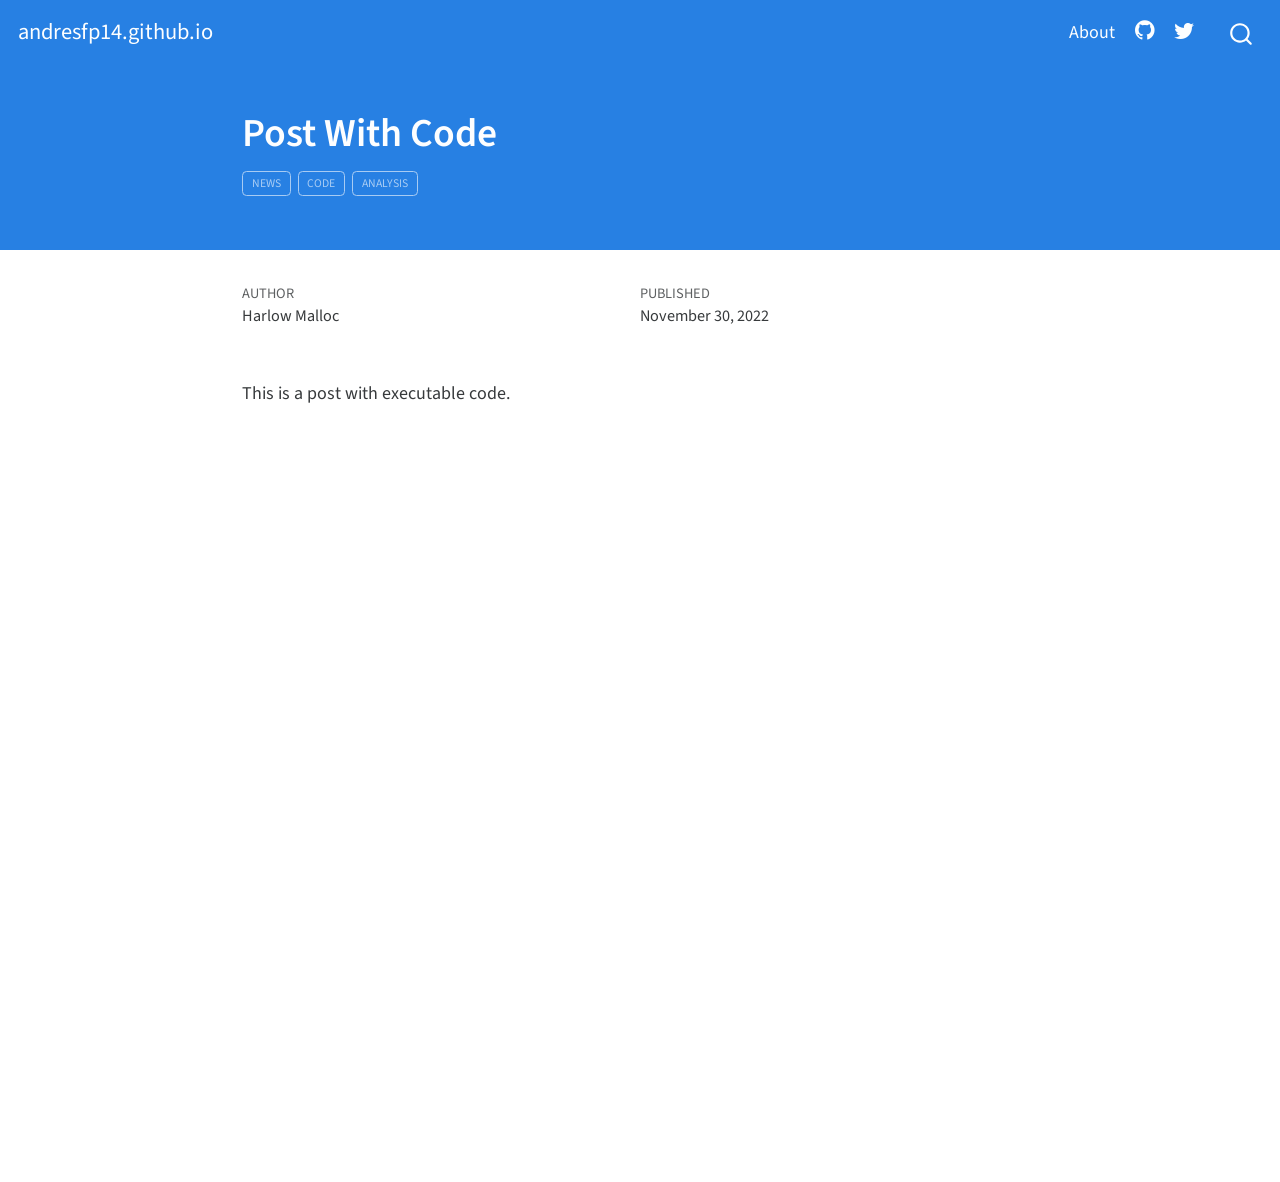
<file: posts/post-with-code/index.html>
<!DOCTYPE html>
<html xmlns="http://www.w3.org/1999/xhtml" lang="en" xml:lang="en"><head>

<meta charset="utf-8">
<meta name="generator" content="quarto-1.2.269">

<meta name="viewport" content="width=device-width, initial-scale=1.0, user-scalable=yes">

<meta name="author" content="Harlow Malloc">
<meta name="dcterms.date" content="2022-11-30">

<title>andresfp14.github.io - Post With Code</title>
<style>
code{white-space: pre-wrap;}
span.smallcaps{font-variant: small-caps;}
div.columns{display: flex; gap: min(4vw, 1.5em);}
div.column{flex: auto; overflow-x: auto;}
div.hanging-indent{margin-left: 1.5em; text-indent: -1.5em;}
ul.task-list{list-style: none;}
ul.task-list li input[type="checkbox"] {
  width: 0.8em;
  margin: 0 0.8em 0.2em -1.6em;
  vertical-align: middle;
}
</style>


<script src="../../site_libs/quarto-nav/quarto-nav.js"></script>
<script src="../../site_libs/quarto-nav/headroom.min.js"></script>
<script src="../../site_libs/clipboard/clipboard.min.js"></script>
<script src="../../site_libs/quarto-search/autocomplete.umd.js"></script>
<script src="../../site_libs/quarto-search/fuse.min.js"></script>
<script src="../../site_libs/quarto-search/quarto-search.js"></script>
<meta name="quarto:offset" content="../../">
<script src="../../site_libs/quarto-html/quarto.js"></script>
<script src="../../site_libs/quarto-html/popper.min.js"></script>
<script src="../../site_libs/quarto-html/tippy.umd.min.js"></script>
<script src="../../site_libs/quarto-html/anchor.min.js"></script>
<link href="../../site_libs/quarto-html/tippy.css" rel="stylesheet">
<link href="../../site_libs/quarto-html/quarto-syntax-highlighting.css" rel="stylesheet" id="quarto-text-highlighting-styles">
<script src="../../site_libs/bootstrap/bootstrap.min.js"></script>
<link href="../../site_libs/bootstrap/bootstrap-icons.css" rel="stylesheet">
<link href="../../site_libs/bootstrap/bootstrap.min.css" rel="stylesheet" id="quarto-bootstrap" data-mode="light">
<script id="quarto-search-options" type="application/json">{
  "location": "navbar",
  "copy-button": false,
  "collapse-after": 3,
  "panel-placement": "end",
  "type": "overlay",
  "limit": 20,
  "language": {
    "search-no-results-text": "No results",
    "search-matching-documents-text": "matching documents",
    "search-copy-link-title": "Copy link to search",
    "search-hide-matches-text": "Hide additional matches",
    "search-more-match-text": "more match in this document",
    "search-more-matches-text": "more matches in this document",
    "search-clear-button-title": "Clear",
    "search-detached-cancel-button-title": "Cancel",
    "search-submit-button-title": "Submit"
  }
}</script>


<link rel="stylesheet" href="../../styles.css">
</head>

<body class="nav-fixed fullcontent">

<div id="quarto-search-results"></div>
  <header id="quarto-header" class="headroom fixed-top">
    <nav class="navbar navbar-expand-lg navbar-dark ">
      <div class="navbar-container container-fluid">
      <div class="navbar-brand-container">
    <a class="navbar-brand" href="../../index.html">
    <span class="navbar-title">andresfp14.github.io</span>
    </a>
  </div>
          <button class="navbar-toggler" type="button" data-bs-toggle="collapse" data-bs-target="#navbarCollapse" aria-controls="navbarCollapse" aria-expanded="false" aria-label="Toggle navigation" onclick="if (window.quartoToggleHeadroom) { window.quartoToggleHeadroom(); }">
  <span class="navbar-toggler-icon"></span>
</button>
          <div class="collapse navbar-collapse" id="navbarCollapse">
            <ul class="navbar-nav navbar-nav-scroll ms-auto">
  <li class="nav-item">
    <a class="nav-link" href="../../about.html">
 <span class="menu-text">About</span></a>
  </li>  
  <li class="nav-item compact">
    <a class="nav-link" href="https://github.com/"><i class="bi bi-github" role="img">
</i> 
 <span class="menu-text"></span></a>
  </li>  
  <li class="nav-item compact">
    <a class="nav-link" href="https://twitter.com"><i class="bi bi-twitter" role="img">
</i> 
 <span class="menu-text"></span></a>
  </li>  
</ul>
              <div id="quarto-search" class="" title="Search"></div>
          </div> <!-- /navcollapse -->
      </div> <!-- /container-fluid -->
    </nav>
</header>
<!-- content -->
<header id="title-block-header" class="quarto-title-block default page-columns page-full">
  <div class="quarto-title-banner page-columns page-full">
    <div class="quarto-title column-body">
      <h1 class="title">Post With Code</h1>
                                <div class="quarto-categories">
                <div class="quarto-category">news</div>
                <div class="quarto-category">code</div>
                <div class="quarto-category">analysis</div>
              </div>
                  </div>
  </div>
    
  
  <div class="quarto-title-meta">

      <div>
      <div class="quarto-title-meta-heading">Author</div>
      <div class="quarto-title-meta-contents">
               <p>Harlow Malloc </p>
            </div>
    </div>
      
      <div>
      <div class="quarto-title-meta-heading">Published</div>
      <div class="quarto-title-meta-contents">
        <p class="date">November 30, 2022</p>
      </div>
    </div>
    
      
    </div>
    
  
  </header><div id="quarto-content" class="quarto-container page-columns page-rows-contents page-layout-article page-navbar">
<!-- sidebar -->
<!-- margin-sidebar -->
    
<!-- main -->
<main class="content quarto-banner-title-block" id="quarto-document-content">




<p>This is a post with executable code.</p>



</main> <!-- /main -->
<script id="quarto-html-after-body" type="application/javascript">
window.document.addEventListener("DOMContentLoaded", function (event) {
  const toggleBodyColorMode = (bsSheetEl) => {
    const mode = bsSheetEl.getAttribute("data-mode");
    const bodyEl = window.document.querySelector("body");
    if (mode === "dark") {
      bodyEl.classList.add("quarto-dark");
      bodyEl.classList.remove("quarto-light");
    } else {
      bodyEl.classList.add("quarto-light");
      bodyEl.classList.remove("quarto-dark");
    }
  }
  const toggleBodyColorPrimary = () => {
    const bsSheetEl = window.document.querySelector("link#quarto-bootstrap");
    if (bsSheetEl) {
      toggleBodyColorMode(bsSheetEl);
    }
  }
  toggleBodyColorPrimary();  
  const icon = "";
  const anchorJS = new window.AnchorJS();
  anchorJS.options = {
    placement: 'right',
    icon: icon
  };
  anchorJS.add('.anchored');
  const clipboard = new window.ClipboardJS('.code-copy-button', {
    target: function(trigger) {
      return trigger.previousElementSibling;
    }
  });
  clipboard.on('success', function(e) {
    // button target
    const button = e.trigger;
    // don't keep focus
    button.blur();
    // flash "checked"
    button.classList.add('code-copy-button-checked');
    var currentTitle = button.getAttribute("title");
    button.setAttribute("title", "Copied!");
    let tooltip;
    if (window.bootstrap) {
      button.setAttribute("data-bs-toggle", "tooltip");
      button.setAttribute("data-bs-placement", "left");
      button.setAttribute("data-bs-title", "Copied!");
      tooltip = new bootstrap.Tooltip(button, 
        { trigger: "manual", 
          customClass: "code-copy-button-tooltip",
          offset: [0, -8]});
      tooltip.show();    
    }
    setTimeout(function() {
      if (tooltip) {
        tooltip.hide();
        button.removeAttribute("data-bs-title");
        button.removeAttribute("data-bs-toggle");
        button.removeAttribute("data-bs-placement");
      }
      button.setAttribute("title", currentTitle);
      button.classList.remove('code-copy-button-checked');
    }, 1000);
    // clear code selection
    e.clearSelection();
  });
  function tippyHover(el, contentFn) {
    const config = {
      allowHTML: true,
      content: contentFn,
      maxWidth: 500,
      delay: 100,
      arrow: false,
      appendTo: function(el) {
          return el.parentElement;
      },
      interactive: true,
      interactiveBorder: 10,
      theme: 'quarto',
      placement: 'bottom-start'
    };
    window.tippy(el, config); 
  }
  const noterefs = window.document.querySelectorAll('a[role="doc-noteref"]');
  for (var i=0; i<noterefs.length; i++) {
    const ref = noterefs[i];
    tippyHover(ref, function() {
      // use id or data attribute instead here
      let href = ref.getAttribute('data-footnote-href') || ref.getAttribute('href');
      try { href = new URL(href).hash; } catch {}
      const id = href.replace(/^#\/?/, "");
      const note = window.document.getElementById(id);
      return note.innerHTML;
    });
  }
  const findCites = (el) => {
    const parentEl = el.parentElement;
    if (parentEl) {
      const cites = parentEl.dataset.cites;
      if (cites) {
        return {
          el,
          cites: cites.split(' ')
        };
      } else {
        return findCites(el.parentElement)
      }
    } else {
      return undefined;
    }
  };
  var bibliorefs = window.document.querySelectorAll('a[role="doc-biblioref"]');
  for (var i=0; i<bibliorefs.length; i++) {
    const ref = bibliorefs[i];
    const citeInfo = findCites(ref);
    if (citeInfo) {
      tippyHover(citeInfo.el, function() {
        var popup = window.document.createElement('div');
        citeInfo.cites.forEach(function(cite) {
          var citeDiv = window.document.createElement('div');
          citeDiv.classList.add('hanging-indent');
          citeDiv.classList.add('csl-entry');
          var biblioDiv = window.document.getElementById('ref-' + cite);
          if (biblioDiv) {
            citeDiv.innerHTML = biblioDiv.innerHTML;
          }
          popup.appendChild(citeDiv);
        });
        return popup.innerHTML;
      });
    }
  }
});
</script>
</div> <!-- /content -->



</body></html>
</file>
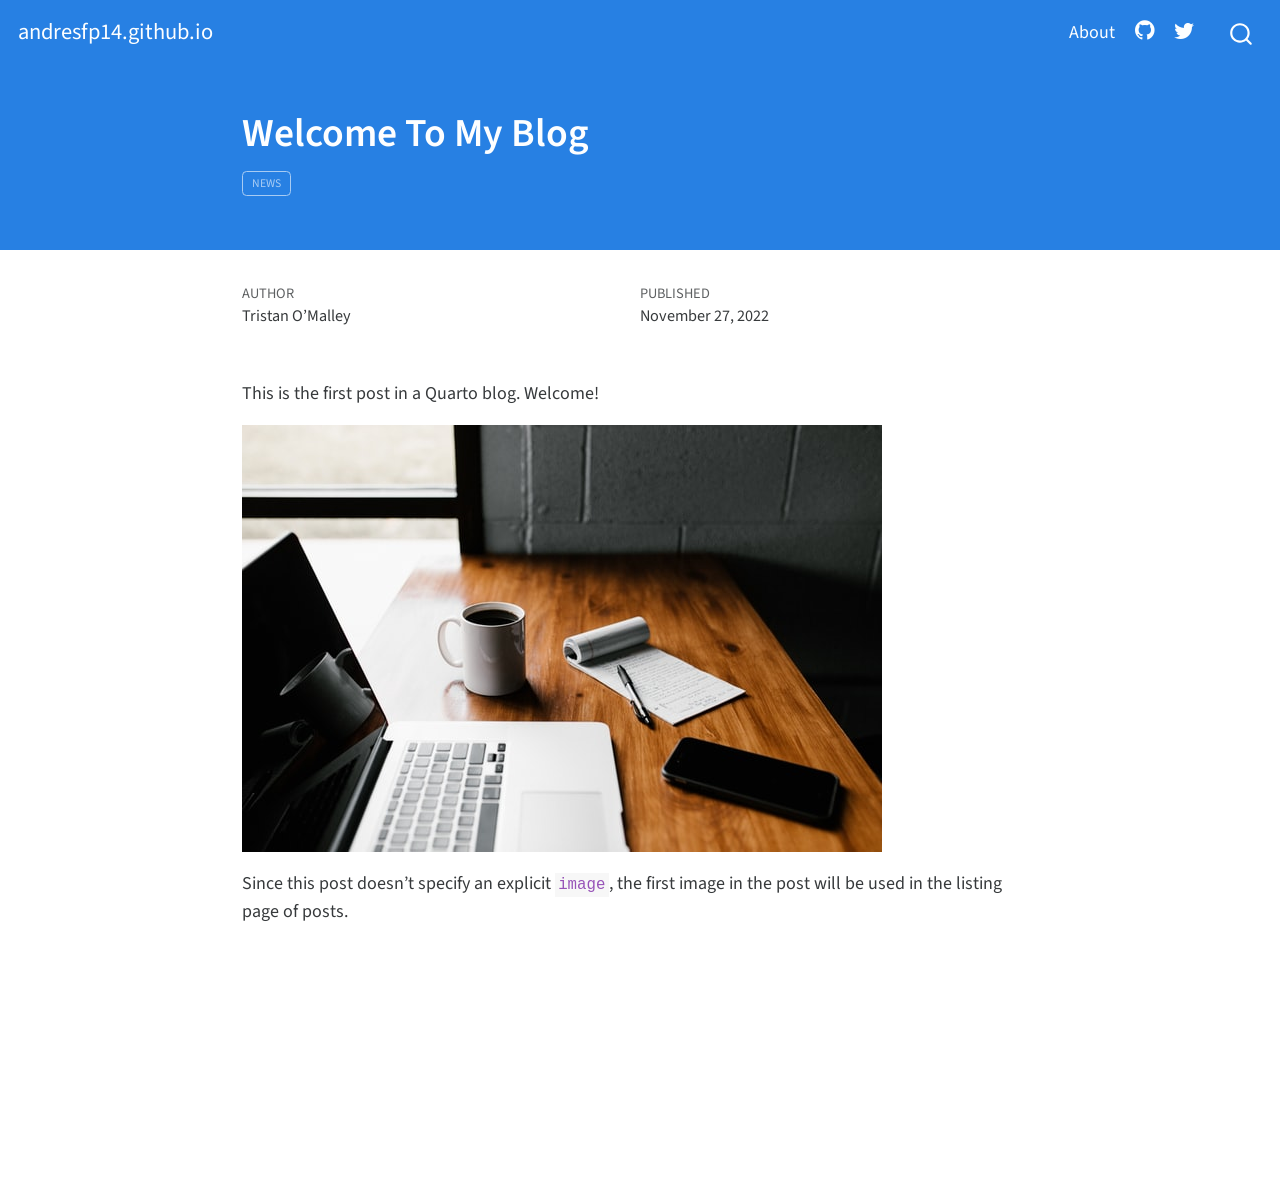
<file: posts/welcome/index.html>
<!DOCTYPE html>
<html xmlns="http://www.w3.org/1999/xhtml" lang="en" xml:lang="en"><head>

<meta charset="utf-8">
<meta name="generator" content="quarto-1.2.269">

<meta name="viewport" content="width=device-width, initial-scale=1.0, user-scalable=yes">

<meta name="author" content="Tristan O’Malley">
<meta name="dcterms.date" content="2022-11-27">

<title>andresfp14.github.io - Welcome To My Blog</title>
<style>
code{white-space: pre-wrap;}
span.smallcaps{font-variant: small-caps;}
div.columns{display: flex; gap: min(4vw, 1.5em);}
div.column{flex: auto; overflow-x: auto;}
div.hanging-indent{margin-left: 1.5em; text-indent: -1.5em;}
ul.task-list{list-style: none;}
ul.task-list li input[type="checkbox"] {
  width: 0.8em;
  margin: 0 0.8em 0.2em -1.6em;
  vertical-align: middle;
}
</style>


<script src="../../site_libs/quarto-nav/quarto-nav.js"></script>
<script src="../../site_libs/quarto-nav/headroom.min.js"></script>
<script src="../../site_libs/clipboard/clipboard.min.js"></script>
<script src="../../site_libs/quarto-search/autocomplete.umd.js"></script>
<script src="../../site_libs/quarto-search/fuse.min.js"></script>
<script src="../../site_libs/quarto-search/quarto-search.js"></script>
<meta name="quarto:offset" content="../../">
<script src="../../site_libs/quarto-html/quarto.js"></script>
<script src="../../site_libs/quarto-html/popper.min.js"></script>
<script src="../../site_libs/quarto-html/tippy.umd.min.js"></script>
<script src="../../site_libs/quarto-html/anchor.min.js"></script>
<link href="../../site_libs/quarto-html/tippy.css" rel="stylesheet">
<link href="../../site_libs/quarto-html/quarto-syntax-highlighting.css" rel="stylesheet" id="quarto-text-highlighting-styles">
<script src="../../site_libs/bootstrap/bootstrap.min.js"></script>
<link href="../../site_libs/bootstrap/bootstrap-icons.css" rel="stylesheet">
<link href="../../site_libs/bootstrap/bootstrap.min.css" rel="stylesheet" id="quarto-bootstrap" data-mode="light">
<script id="quarto-search-options" type="application/json">{
  "location": "navbar",
  "copy-button": false,
  "collapse-after": 3,
  "panel-placement": "end",
  "type": "overlay",
  "limit": 20,
  "language": {
    "search-no-results-text": "No results",
    "search-matching-documents-text": "matching documents",
    "search-copy-link-title": "Copy link to search",
    "search-hide-matches-text": "Hide additional matches",
    "search-more-match-text": "more match in this document",
    "search-more-matches-text": "more matches in this document",
    "search-clear-button-title": "Clear",
    "search-detached-cancel-button-title": "Cancel",
    "search-submit-button-title": "Submit"
  }
}</script>


<link rel="stylesheet" href="../../styles.css">
</head>

<body class="nav-fixed fullcontent">

<div id="quarto-search-results"></div>
  <header id="quarto-header" class="headroom fixed-top">
    <nav class="navbar navbar-expand-lg navbar-dark ">
      <div class="navbar-container container-fluid">
      <div class="navbar-brand-container">
    <a class="navbar-brand" href="../../index.html">
    <span class="navbar-title">andresfp14.github.io</span>
    </a>
  </div>
          <button class="navbar-toggler" type="button" data-bs-toggle="collapse" data-bs-target="#navbarCollapse" aria-controls="navbarCollapse" aria-expanded="false" aria-label="Toggle navigation" onclick="if (window.quartoToggleHeadroom) { window.quartoToggleHeadroom(); }">
  <span class="navbar-toggler-icon"></span>
</button>
          <div class="collapse navbar-collapse" id="navbarCollapse">
            <ul class="navbar-nav navbar-nav-scroll ms-auto">
  <li class="nav-item">
    <a class="nav-link" href="../../about.html">
 <span class="menu-text">About</span></a>
  </li>  
  <li class="nav-item compact">
    <a class="nav-link" href="https://github.com/"><i class="bi bi-github" role="img">
</i> 
 <span class="menu-text"></span></a>
  </li>  
  <li class="nav-item compact">
    <a class="nav-link" href="https://twitter.com"><i class="bi bi-twitter" role="img">
</i> 
 <span class="menu-text"></span></a>
  </li>  
</ul>
              <div id="quarto-search" class="" title="Search"></div>
          </div> <!-- /navcollapse -->
      </div> <!-- /container-fluid -->
    </nav>
</header>
<!-- content -->
<header id="title-block-header" class="quarto-title-block default page-columns page-full">
  <div class="quarto-title-banner page-columns page-full">
    <div class="quarto-title column-body">
      <h1 class="title">Welcome To My Blog</h1>
                                <div class="quarto-categories">
                <div class="quarto-category">news</div>
              </div>
                  </div>
  </div>
    
  
  <div class="quarto-title-meta">

      <div>
      <div class="quarto-title-meta-heading">Author</div>
      <div class="quarto-title-meta-contents">
               <p>Tristan O’Malley </p>
            </div>
    </div>
      
      <div>
      <div class="quarto-title-meta-heading">Published</div>
      <div class="quarto-title-meta-contents">
        <p class="date">November 27, 2022</p>
      </div>
    </div>
    
      
    </div>
    
  
  </header><div id="quarto-content" class="quarto-container page-columns page-rows-contents page-layout-article page-navbar">
<!-- sidebar -->
<!-- margin-sidebar -->
    
<!-- main -->
<main class="content quarto-banner-title-block" id="quarto-document-content">




<p>This is the first post in a Quarto blog. Welcome!</p>
<p><img src="thumbnail.jpg" class="img-fluid"></p>
<p>Since this post doesn’t specify an explicit <code>image</code>, the first image in the post will be used in the listing page of posts.</p>



</main> <!-- /main -->
<script id="quarto-html-after-body" type="application/javascript">
window.document.addEventListener("DOMContentLoaded", function (event) {
  const toggleBodyColorMode = (bsSheetEl) => {
    const mode = bsSheetEl.getAttribute("data-mode");
    const bodyEl = window.document.querySelector("body");
    if (mode === "dark") {
      bodyEl.classList.add("quarto-dark");
      bodyEl.classList.remove("quarto-light");
    } else {
      bodyEl.classList.add("quarto-light");
      bodyEl.classList.remove("quarto-dark");
    }
  }
  const toggleBodyColorPrimary = () => {
    const bsSheetEl = window.document.querySelector("link#quarto-bootstrap");
    if (bsSheetEl) {
      toggleBodyColorMode(bsSheetEl);
    }
  }
  toggleBodyColorPrimary();  
  const icon = "";
  const anchorJS = new window.AnchorJS();
  anchorJS.options = {
    placement: 'right',
    icon: icon
  };
  anchorJS.add('.anchored');
  const clipboard = new window.ClipboardJS('.code-copy-button', {
    target: function(trigger) {
      return trigger.previousElementSibling;
    }
  });
  clipboard.on('success', function(e) {
    // button target
    const button = e.trigger;
    // don't keep focus
    button.blur();
    // flash "checked"
    button.classList.add('code-copy-button-checked');
    var currentTitle = button.getAttribute("title");
    button.setAttribute("title", "Copied!");
    let tooltip;
    if (window.bootstrap) {
      button.setAttribute("data-bs-toggle", "tooltip");
      button.setAttribute("data-bs-placement", "left");
      button.setAttribute("data-bs-title", "Copied!");
      tooltip = new bootstrap.Tooltip(button, 
        { trigger: "manual", 
          customClass: "code-copy-button-tooltip",
          offset: [0, -8]});
      tooltip.show();    
    }
    setTimeout(function() {
      if (tooltip) {
        tooltip.hide();
        button.removeAttribute("data-bs-title");
        button.removeAttribute("data-bs-toggle");
        button.removeAttribute("data-bs-placement");
      }
      button.setAttribute("title", currentTitle);
      button.classList.remove('code-copy-button-checked');
    }, 1000);
    // clear code selection
    e.clearSelection();
  });
  function tippyHover(el, contentFn) {
    const config = {
      allowHTML: true,
      content: contentFn,
      maxWidth: 500,
      delay: 100,
      arrow: false,
      appendTo: function(el) {
          return el.parentElement;
      },
      interactive: true,
      interactiveBorder: 10,
      theme: 'quarto',
      placement: 'bottom-start'
    };
    window.tippy(el, config); 
  }
  const noterefs = window.document.querySelectorAll('a[role="doc-noteref"]');
  for (var i=0; i<noterefs.length; i++) {
    const ref = noterefs[i];
    tippyHover(ref, function() {
      // use id or data attribute instead here
      let href = ref.getAttribute('data-footnote-href') || ref.getAttribute('href');
      try { href = new URL(href).hash; } catch {}
      const id = href.replace(/^#\/?/, "");
      const note = window.document.getElementById(id);
      return note.innerHTML;
    });
  }
  const findCites = (el) => {
    const parentEl = el.parentElement;
    if (parentEl) {
      const cites = parentEl.dataset.cites;
      if (cites) {
        return {
          el,
          cites: cites.split(' ')
        };
      } else {
        return findCites(el.parentElement)
      }
    } else {
      return undefined;
    }
  };
  var bibliorefs = window.document.querySelectorAll('a[role="doc-biblioref"]');
  for (var i=0; i<bibliorefs.length; i++) {
    const ref = bibliorefs[i];
    const citeInfo = findCites(ref);
    if (citeInfo) {
      tippyHover(citeInfo.el, function() {
        var popup = window.document.createElement('div');
        citeInfo.cites.forEach(function(cite) {
          var citeDiv = window.document.createElement('div');
          citeDiv.classList.add('hanging-indent');
          citeDiv.classList.add('csl-entry');
          var biblioDiv = window.document.getElementById('ref-' + cite);
          if (biblioDiv) {
            citeDiv.innerHTML = biblioDiv.innerHTML;
          }
          popup.appendChild(citeDiv);
        });
        return popup.innerHTML;
      });
    }
  }
});
</script>
</div> <!-- /content -->



</body></html>
</file>
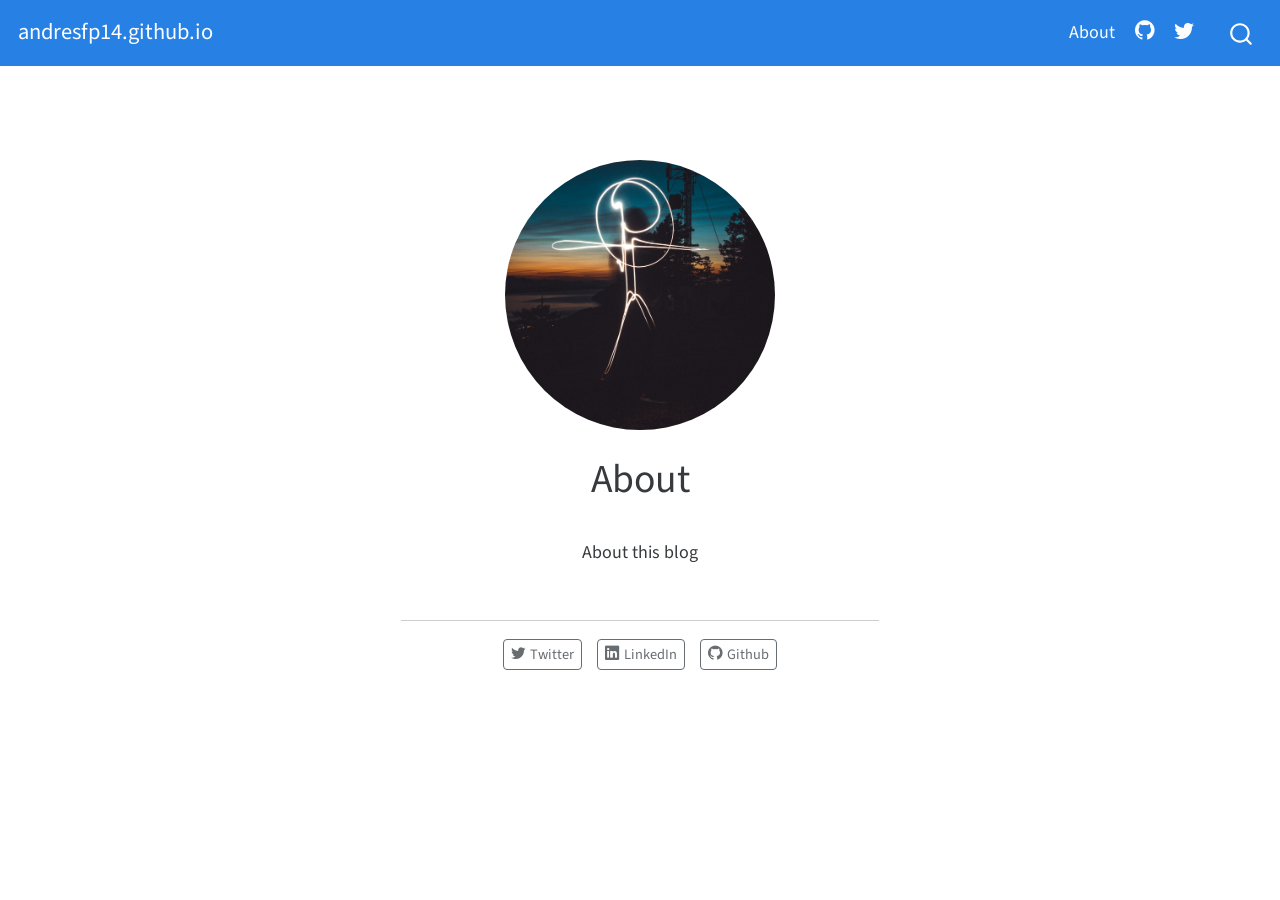
<file: about.html>
<!DOCTYPE html>
<html xmlns="http://www.w3.org/1999/xhtml" lang="en" xml:lang="en"><head>

<meta charset="utf-8">
<meta name="generator" content="quarto-1.2.269">

<meta name="viewport" content="width=device-width, initial-scale=1.0, user-scalable=yes">


<title>andresfp14.github.io - About</title>
<style>
code{white-space: pre-wrap;}
span.smallcaps{font-variant: small-caps;}
div.columns{display: flex; gap: min(4vw, 1.5em);}
div.column{flex: auto; overflow-x: auto;}
div.hanging-indent{margin-left: 1.5em; text-indent: -1.5em;}
ul.task-list{list-style: none;}
ul.task-list li input[type="checkbox"] {
  width: 0.8em;
  margin: 0 0.8em 0.2em -1.6em;
  vertical-align: middle;
}
</style>


<script src="site_libs/quarto-nav/quarto-nav.js"></script>
<script src="site_libs/quarto-nav/headroom.min.js"></script>
<script src="site_libs/clipboard/clipboard.min.js"></script>
<script src="site_libs/quarto-search/autocomplete.umd.js"></script>
<script src="site_libs/quarto-search/fuse.min.js"></script>
<script src="site_libs/quarto-search/quarto-search.js"></script>
<meta name="quarto:offset" content="./">
<script src="site_libs/quarto-html/quarto.js"></script>
<script src="site_libs/quarto-html/popper.min.js"></script>
<script src="site_libs/quarto-html/tippy.umd.min.js"></script>
<link href="site_libs/quarto-html/tippy.css" rel="stylesheet">
<link href="site_libs/quarto-html/quarto-syntax-highlighting.css" rel="stylesheet" id="quarto-text-highlighting-styles">
<script src="site_libs/bootstrap/bootstrap.min.js"></script>
<link href="site_libs/bootstrap/bootstrap-icons.css" rel="stylesheet">
<link href="site_libs/bootstrap/bootstrap.min.css" rel="stylesheet" id="quarto-bootstrap" data-mode="light">
<script id="quarto-search-options" type="application/json">{
  "location": "navbar",
  "copy-button": false,
  "collapse-after": 3,
  "panel-placement": "end",
  "type": "overlay",
  "limit": 20,
  "language": {
    "search-no-results-text": "No results",
    "search-matching-documents-text": "matching documents",
    "search-copy-link-title": "Copy link to search",
    "search-hide-matches-text": "Hide additional matches",
    "search-more-match-text": "more match in this document",
    "search-more-matches-text": "more matches in this document",
    "search-clear-button-title": "Clear",
    "search-detached-cancel-button-title": "Cancel",
    "search-submit-button-title": "Submit"
  }
}</script>


<link rel="stylesheet" href="styles.css">
</head>

<body class="nav-fixed fullcontent">

<div id="quarto-search-results"></div>
  <header id="quarto-header" class="headroom fixed-top">
    <nav class="navbar navbar-expand-lg navbar-dark ">
      <div class="navbar-container container-fluid">
      <div class="navbar-brand-container">
    <a class="navbar-brand" href="./index.html">
    <span class="navbar-title">andresfp14.github.io</span>
    </a>
  </div>
          <button class="navbar-toggler" type="button" data-bs-toggle="collapse" data-bs-target="#navbarCollapse" aria-controls="navbarCollapse" aria-expanded="false" aria-label="Toggle navigation" onclick="if (window.quartoToggleHeadroom) { window.quartoToggleHeadroom(); }">
  <span class="navbar-toggler-icon"></span>
</button>
          <div class="collapse navbar-collapse" id="navbarCollapse">
            <ul class="navbar-nav navbar-nav-scroll ms-auto">
  <li class="nav-item">
    <a class="nav-link active" href="./about.html" aria-current="page">
 <span class="menu-text">About</span></a>
  </li>  
  <li class="nav-item compact">
    <a class="nav-link" href="https://github.com/"><i class="bi bi-github" role="img">
</i> 
 <span class="menu-text"></span></a>
  </li>  
  <li class="nav-item compact">
    <a class="nav-link" href="https://twitter.com"><i class="bi bi-twitter" role="img">
</i> 
 <span class="menu-text"></span></a>
  </li>  
</ul>
              <div id="quarto-search" class="" title="Search"></div>
          </div> <!-- /navcollapse -->
      </div> <!-- /container-fluid -->
    </nav>
</header>
<!-- content -->
<div id="quarto-content" class="quarto-container page-columns page-rows-contents page-layout-article page-navbar">
<!-- sidebar -->
<!-- margin-sidebar -->
    
<!-- main -->
<div class="quarto-about-jolla">
  <img src="profile.jpg" class="about-image
  round " style="height: 15em; width: 15em;">
 <header id="title-block-header" class="quarto-title-block default">
<div class="quarto-title">
<h1 class="title">About</h1>
</div>
<div class="quarto-title-meta">
  </div>
</header><main class="content" id="quarto-document-content">
<p>About this blog</p>


</main> 
  <hr class="about-sep">
   <div class="about-links">
  <a href="https://twitter.com" class="about-link">
    <i class="bi bi-twitter"></i>
     <span class="about-link-text">Twitter</span>
  </a>
  <a href="https://linkedin.com" class="about-link">
    <i class="bi bi-linkedin"></i>
     <span class="about-link-text">LinkedIn</span>
  </a>
  <a href="https://github.com" class="about-link">
    <i class="bi bi-github"></i>
     <span class="about-link-text">Github</span>
  </a>
</div>
</div>
 <!-- /main -->
<script id="quarto-html-after-body" type="application/javascript">
window.document.addEventListener("DOMContentLoaded", function (event) {
  const toggleBodyColorMode = (bsSheetEl) => {
    const mode = bsSheetEl.getAttribute("data-mode");
    const bodyEl = window.document.querySelector("body");
    if (mode === "dark") {
      bodyEl.classList.add("quarto-dark");
      bodyEl.classList.remove("quarto-light");
    } else {
      bodyEl.classList.add("quarto-light");
      bodyEl.classList.remove("quarto-dark");
    }
  }
  const toggleBodyColorPrimary = () => {
    const bsSheetEl = window.document.querySelector("link#quarto-bootstrap");
    if (bsSheetEl) {
      toggleBodyColorMode(bsSheetEl);
    }
  }
  toggleBodyColorPrimary();  
  const clipboard = new window.ClipboardJS('.code-copy-button', {
    target: function(trigger) {
      return trigger.previousElementSibling;
    }
  });
  clipboard.on('success', function(e) {
    // button target
    const button = e.trigger;
    // don't keep focus
    button.blur();
    // flash "checked"
    button.classList.add('code-copy-button-checked');
    var currentTitle = button.getAttribute("title");
    button.setAttribute("title", "Copied!");
    let tooltip;
    if (window.bootstrap) {
      button.setAttribute("data-bs-toggle", "tooltip");
      button.setAttribute("data-bs-placement", "left");
      button.setAttribute("data-bs-title", "Copied!");
      tooltip = new bootstrap.Tooltip(button, 
        { trigger: "manual", 
          customClass: "code-copy-button-tooltip",
          offset: [0, -8]});
      tooltip.show();    
    }
    setTimeout(function() {
      if (tooltip) {
        tooltip.hide();
        button.removeAttribute("data-bs-title");
        button.removeAttribute("data-bs-toggle");
        button.removeAttribute("data-bs-placement");
      }
      button.setAttribute("title", currentTitle);
      button.classList.remove('code-copy-button-checked');
    }, 1000);
    // clear code selection
    e.clearSelection();
  });
  function tippyHover(el, contentFn) {
    const config = {
      allowHTML: true,
      content: contentFn,
      maxWidth: 500,
      delay: 100,
      arrow: false,
      appendTo: function(el) {
          return el.parentElement;
      },
      interactive: true,
      interactiveBorder: 10,
      theme: 'quarto',
      placement: 'bottom-start'
    };
    window.tippy(el, config); 
  }
  const noterefs = window.document.querySelectorAll('a[role="doc-noteref"]');
  for (var i=0; i<noterefs.length; i++) {
    const ref = noterefs[i];
    tippyHover(ref, function() {
      // use id or data attribute instead here
      let href = ref.getAttribute('data-footnote-href') || ref.getAttribute('href');
      try { href = new URL(href).hash; } catch {}
      const id = href.replace(/^#\/?/, "");
      const note = window.document.getElementById(id);
      return note.innerHTML;
    });
  }
  const findCites = (el) => {
    const parentEl = el.parentElement;
    if (parentEl) {
      const cites = parentEl.dataset.cites;
      if (cites) {
        return {
          el,
          cites: cites.split(' ')
        };
      } else {
        return findCites(el.parentElement)
      }
    } else {
      return undefined;
    }
  };
  var bibliorefs = window.document.querySelectorAll('a[role="doc-biblioref"]');
  for (var i=0; i<bibliorefs.length; i++) {
    const ref = bibliorefs[i];
    const citeInfo = findCites(ref);
    if (citeInfo) {
      tippyHover(citeInfo.el, function() {
        var popup = window.document.createElement('div');
        citeInfo.cites.forEach(function(cite) {
          var citeDiv = window.document.createElement('div');
          citeDiv.classList.add('hanging-indent');
          citeDiv.classList.add('csl-entry');
          var biblioDiv = window.document.getElementById('ref-' + cite);
          if (biblioDiv) {
            citeDiv.innerHTML = biblioDiv.innerHTML;
          }
          popup.appendChild(citeDiv);
        });
        return popup.innerHTML;
      });
    }
  }
});
</script>
</div> <!-- /content -->



</body></html>
</file>
<file: site_libs/quarto-html/tippy.css>
.tippy-box[data-animation=fade][data-state=hidden]{opacity:0}[data-tippy-root]{max-width:calc(100vw - 10px)}.tippy-box{position:relative;background-color:#333;color:#fff;border-radius:4px;font-size:14px;line-height:1.4;white-space:normal;outline:0;transition-property:transform,visibility,opacity}.tippy-box[data-placement^=top]>.tippy-arrow{bottom:0}.tippy-box[data-placement^=top]>.tippy-arrow:before{bottom:-7px;left:0;border-width:8px 8px 0;border-top-color:initial;transform-origin:center top}.tippy-box[data-placement^=bottom]>.tippy-arrow{top:0}.tippy-box[data-placement^=bottom]>.tippy-arrow:before{top:-7px;left:0;border-width:0 8px 8px;border-bottom-color:initial;transform-origin:center bottom}.tippy-box[data-placement^=left]>.tippy-arrow{right:0}.tippy-box[data-placement^=left]>.tippy-arrow:before{border-width:8px 0 8px 8px;border-left-color:initial;right:-7px;transform-origin:center left}.tippy-box[data-placement^=right]>.tippy-arrow{left:0}.tippy-box[data-placement^=right]>.tippy-arrow:before{left:-7px;border-width:8px 8px 8px 0;border-right-color:initial;transform-origin:center right}.tippy-box[data-inertia][data-state=visible]{transition-timing-function:cubic-bezier(.54,1.5,.38,1.11)}.tippy-arrow{width:16px;height:16px;color:#333}.tippy-arrow:before{content:"";position:absolute;border-color:transparent;border-style:solid}.tippy-content{position:relative;padding:5px 9px;z-index:1}
</file>
<file: site_libs/quarto-html/quarto-syntax-highlighting.css>
/* quarto syntax highlight colors */
:root {
  --quarto-hl-ot-color: #003B4F;
  --quarto-hl-at-color: #657422;
  --quarto-hl-ss-color: #20794D;
  --quarto-hl-an-color: #5E5E5E;
  --quarto-hl-fu-color: #4758AB;
  --quarto-hl-st-color: #20794D;
  --quarto-hl-cf-color: #003B4F;
  --quarto-hl-op-color: #5E5E5E;
  --quarto-hl-er-color: #AD0000;
  --quarto-hl-bn-color: #AD0000;
  --quarto-hl-al-color: #AD0000;
  --quarto-hl-va-color: #111111;
  --quarto-hl-bu-color: inherit;
  --quarto-hl-ex-color: inherit;
  --quarto-hl-pp-color: #AD0000;
  --quarto-hl-in-color: #5E5E5E;
  --quarto-hl-vs-color: #20794D;
  --quarto-hl-wa-color: #5E5E5E;
  --quarto-hl-do-color: #5E5E5E;
  --quarto-hl-im-color: #00769E;
  --quarto-hl-ch-color: #20794D;
  --quarto-hl-dt-color: #AD0000;
  --quarto-hl-fl-color: #AD0000;
  --quarto-hl-co-color: #5E5E5E;
  --quarto-hl-cv-color: #5E5E5E;
  --quarto-hl-cn-color: #8f5902;
  --quarto-hl-sc-color: #5E5E5E;
  --quarto-hl-dv-color: #AD0000;
  --quarto-hl-kw-color: #003B4F;
}

/* other quarto variables */
:root {
  --quarto-font-monospace: SFMono-Regular, Menlo, Monaco, Consolas, "Liberation Mono", "Courier New", monospace;
}

pre > code.sourceCode > span {
  color: #003B4F;
}

code span {
  color: #003B4F;
}

code.sourceCode > span {
  color: #003B4F;
}

div.sourceCode,
div.sourceCode pre.sourceCode {
  color: #003B4F;
}

code span.ot {
  color: #003B4F;
}

code span.at {
  color: #657422;
}

code span.ss {
  color: #20794D;
}

code span.an {
  color: #5E5E5E;
}

code span.fu {
  color: #4758AB;
}

code span.st {
  color: #20794D;
}

code span.cf {
  color: #003B4F;
}

code span.op {
  color: #5E5E5E;
}

code span.er {
  color: #AD0000;
}

code span.bn {
  color: #AD0000;
}

code span.al {
  color: #AD0000;
}

code span.va {
  color: #111111;
}

code span.pp {
  color: #AD0000;
}

code span.in {
  color: #5E5E5E;
}

code span.vs {
  color: #20794D;
}

code span.wa {
  color: #5E5E5E;
  font-style: italic;
}

code span.do {
  color: #5E5E5E;
  font-style: italic;
}

code span.im {
  color: #00769E;
}

code span.ch {
  color: #20794D;
}

code span.dt {
  color: #AD0000;
}

code span.fl {
  color: #AD0000;
}

code span.co {
  color: #5E5E5E;
}

code span.cv {
  color: #5E5E5E;
  font-style: italic;
}

code span.cn {
  color: #8f5902;
}

code span.sc {
  color: #5E5E5E;
}

code span.dv {
  color: #AD0000;
}

code span.kw {
  color: #003B4F;
}

.prevent-inlining {
  content: "</";
}

/*# sourceMappingURL=debc5d5d77c3f9108843748ff7464032.css.map */
</file>
<file: styles.css>
/* css styles */
</file>
